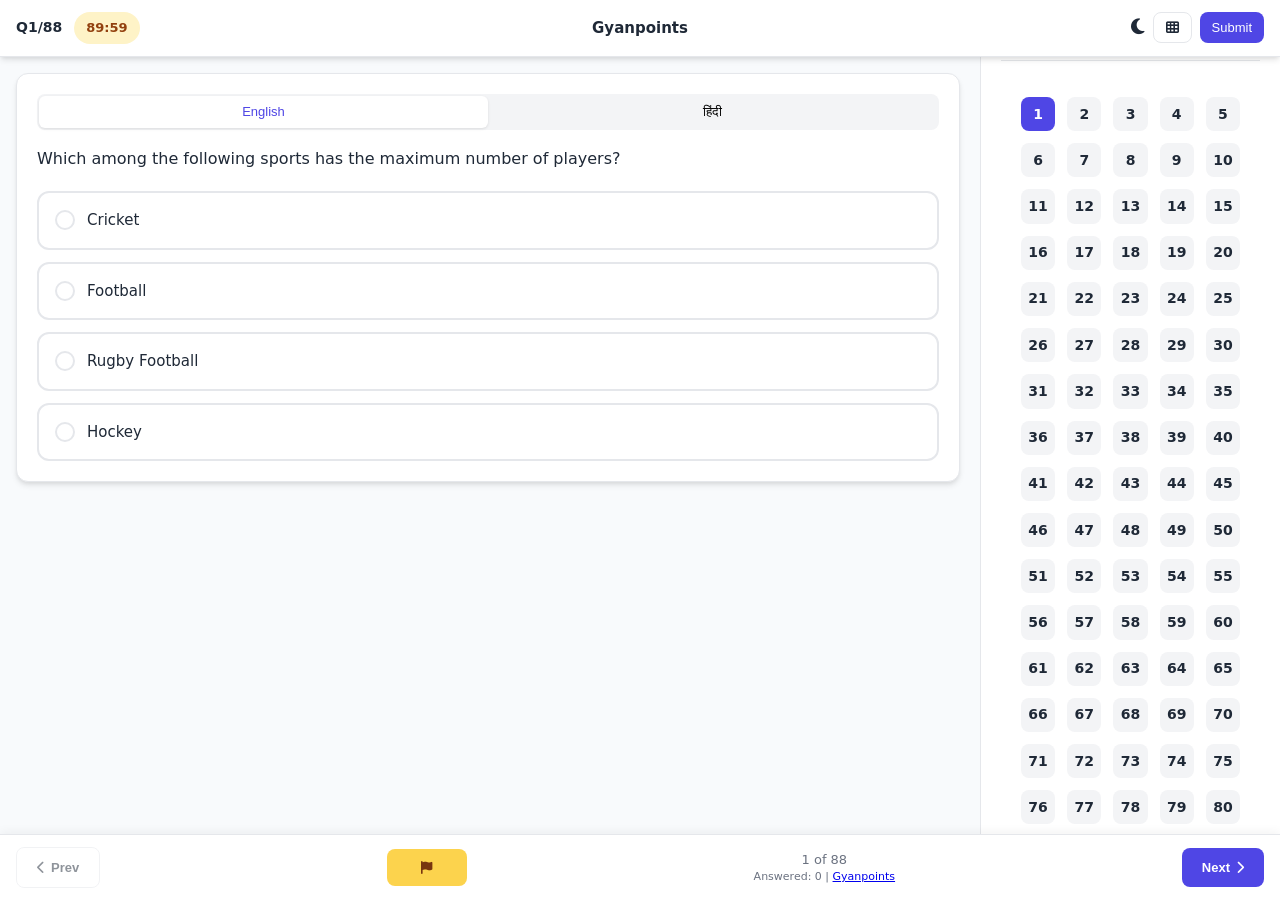
<file: Quiz for Gyanpoints/index.html>
<!DOCTYPE html>
<html lang="en">
<head>
    <meta charset="UTF-8">
    <meta name="viewport" content="width=device-width, initial-scale=1.0">
    <title>Gyanpoints Mock Test</title>
    <link href="https://cdnjs.cloudflare.com/ajax/libs/font-awesome/6.4.0/css/all.min.css" rel="stylesheet">
    <link rel="stylesheet" href="style.css">
    <script src="main.js"></script>

<body>
    <div class="hdr">
        <div class="hdr-l">
            <div class="q-info" id="qInfo">Q1/100</div>
            <div class="timer" id="timer">90:00</div>
        </div>
        <div class="hdr-c">Gyanpoints</div>
        <div class="hdr-r">
            <button class="theme-toggle" id="themeToggle"><i class="fas fa-moon"></i></button>
            <button class="btn btn-o btn-sm" id="menuBtn"><i class="fas fa-th"></i></button>
            <button class="btn btn-p btn-sm" id="subBtn">Submit</button>
        </div>
    </div>

    <div class="cont">
        <div class="q-card">
            <div class="lang">
                <button class="lang-btn active" id="engBtn">English</button>
                <button class="lang-btn" id="hinBtn">हिंदी</button>
            </div>

            <div id="compSec" class="comp" style="display:none">
                <h4><i class="fas fa-book"></i> Comprehension</h4>
                <div id="compCont"></div>
            </div>

            <div class="q-txt" id="qTxt"></div>
            <div class="opts" id="opts"></div>

            <div class="sol" id="sol">
                <div class="sol-info" id="solInfo"></div>
                <h4><i class="fas fa-lightbulb"></i> Solution</h4>
                <div id="solCont"></div>
            </div>
        </div>
    </div>

    <div class="nav">
        <button class="btn btn-o nav-btn" id="prevBtn"><i class="fas fa-chevron-left"></i> Prev</button>
        <button class="btn btn-w nav-btn" id="reviewBtn"><i class="fas fa-flag"></i> Review</button>
        <div class="prog">
            <div id="progTxt">1 of 100</div>
            <div style="font-size:11px">Answered: <span id="ansCnt">0</span> | <a href="https://t.me/rbsepaper">Gyanpoints</a></div>
        </div>
        <button class="btn btn-p nav-btn" id="nextBtn">Next <i class="fas fa-chevron-right"></i></button>
    </div>

    <div class="desktop-sidebar" id="desktopSidebar">
        <h3>Questions Navigator</h3>
        <div class="q-grid" id="desktopQGrid"></div>
        <div style="margin-top:20px;font-size:12px;color:var(--txtL)">
            <div style="display:flex;align-items:center;gap:8px;margin-bottom:8px">
                <div class="q-num ans" style="width:24px;height:24px">✓</div><span>Answered</span>
            </div>
            <div style="display:flex;align-items:center;gap:8px;margin-bottom:8px">
                <div class="q-num review" style="width:24px;height:24px">!</div><span>Marked for Review</span>
            </div>
            <div style="display:flex;align-items:center;gap:8px;margin-bottom:8px">
                <div class="q-num wrong" style="width:24px;height:24px">✗</div><span>Incorrect</span>
            </div>
            <div style="display:flex;align-items:center;gap:8px">
                <div class="q-num unattempted" style="width:24px;height:24px">?</div><span>Unattempted</span>
            </div>
        </div>
    </div>

    <div class="panel" id="panel">
        <div class="panel-hdr">
            <h3>All Questions</h3>
            <button class="panel-close" id="panelClose"><i class="fas fa-times"></i></button>
        </div>
        <div class="q-grid" id="qGrid"></div>
        <div style="padding:20px;font-size:12px;color:var(--txtL)">
            <div style="display:flex;align-items:center;gap:8px;margin-bottom:8px">
                <div class="q-num ans" style="width:24px;height:24px">✓</div><span>Answered</span>
            </div>
            <div style="display:flex;align-items:center;gap:8px;margin-bottom:8px">
                <div class="q-num review" style="width:24px;height:24px">!</div><span>Marked for Review</span>
            </div>
            <div style="display:flex;align-items:center;gap:8px;margin-bottom:8px">
                <div class="q-num wrong" style="width:24px;height:24px">✗</div><span>Incorrect</span>
            </div>
            <div style="display:flex;align-items:center;gap:8px">
                <div class="q-num unattempted" style="width:24px;height:24px">?</div><span>Unattempted</span>
            </div>
        </div>
    </div>

    <button class="print-btn" id="printBtn" style="display:none">
        <i class="fas fa-print"></i>
    </button>

    <div class="modal" id="modalOver">
        <div class="result">
            <h2>Test Complete!</h2>
            <div class="score" id="scoreDisp">0/100</div>
            <div class="stats">
                <div class="stat c"><div class="stat-val" id="corrStat">0</div><div class="stat-lbl">Correct</div></div>
                <div class="stat w"><div class="stat-val" id="incStat">0</div><div class="stat-lbl">Incorrect</div></div>
                <div class="stat"><div class="stat-val" id="unaStat">0</div><div class="stat-lbl">Unattempted</div></div>
                <div class="stat"><div class="stat-val" id="timeStat">0</div><div class="stat-lbl">Minutes</div></div>
            </div>
            <div class="modal-acts">
                <button class="btn btn-o modal-btn" id="closeModal">Close</button>
                <button class="btn btn-p modal-btn" id="revBtn">Review</button>
            </div>
        </div>
    </div>
</body>
</html>
</file>
<file: Quiz for Gyanpoints/style.css>
*{margin:0;padding:0;box-sizing:border-box}
        :root{
            --p:#4F46E5;
            --s:#10B981;
            --d:#EF4444;
            --w:#F59E0B;
            --y:#FCD34D;
            --bg:#F8FAFC;
            --card:#FFF;
            --txt:#1F2937;
            --txtL:#6B7280;
            --brd:#E5E7EB;
            --shadow:0 4px 6px -1px rgba(0,0,0,0.1),0 2px 4px -1px rgba(0,0,0,0.06);
            --radius:12px;
            --transition:all 0.2s cubic-bezier(0.4, 0, 0.2, 1);
            
            /* Dark mode variables */
            --dark-bg:#1a1a2e;
            --dark-card:#16213e;
            --dark-txt:#e6e6e6;
            --dark-txtL:#b8b8b8;
            --dark-brd:#2a2a3a;
        }
        body{
            font-family:-apple-system,BlinkMacSystemFont,'Segoe UI',system-ui,sans-serif;
            background:var(--bg);
            color:var(--txt);
            line-height:1.5;
            padding-bottom:80px;
            transition:var(--transition);
        }
        
        body.dark-mode {
            background:var(--dark-bg);
            color:var(--dark-txt);
        }
        
        /* Improved math expression and table styling */
        .math-exp {
            display: inline-block;
            vertical-align: middle;
            position: relative;
            margin: 0 2px;
        }
        
        .math-num {
            text-align: center;
            display: block;
            padding: 0;
        }
        
        .math-line {
            display: block;
            border-top: 1px solid;
            padding: 0;
            text-align: center;
        }
        
        /* Table overflow container */
        .table-container {
            width: 100%;
            overflow-x: auto;
            margin: 12px 0;
            -webkit-overflow-scrolling: touch;
        }
        
        table {
            width: 100%;
            border-collapse: collapse;
            margin: 8px 0;
        }
        
        table, th, td {
            border: 1px solid var(--brd);
        }
        
        th, td {
            padding: 8px 12px;
            text-align: left;
        }
        
        .dark-mode table, 
        .dark-mode th, 
        .dark-mode td {
            border-color: var(--dark-brd);
        }
        
        /* Image containment styles */
        img {
            max-width: 100%;
            height: auto;
            display: block;
            margin: 8px 0;
            border-radius: 4px;
        }
        
        /* Ensure images don't overflow in any container */
        .q-txt img, .opt-txt img, .sol img, .comp img {
            max-width: 100%;
            width: auto;
            height: auto;
            object-fit: contain;
        }
        
        /* Specific image containers */
        .img-container {
            width: 100%;
            overflow: hidden;
            border-radius: 4px;
            margin: 8px 0;
        }
        
        .hdr{
            background:var(--card);
            border-bottom:1px solid var(--brd);
            padding:12px 16px;
            display:grid;
            grid-template-columns:1fr auto 1fr;
            align-items:center;
            position:sticky;
            top:0;
            z-index:100;
            box-shadow:var(--shadow);
            transition:var(--transition);
        }
        
        .dark-mode .hdr {
            background:var(--dark-card);
            border-bottom-color:var(--dark-brd);
            color:var(--dark-txt);
        }
        
        .hdr-l{
            display:flex;
            align-items:center;
            gap:12px;
            justify-self:start
        }
        .hdr-c{
            text-align:center;
            font-weight:600;
            font-size:15px
        }
        .hdr-r{
            display:flex;
            justify-self:end;
            align-items:center;
            gap:8px
        }
        .q-info{
            font-size:14px;
            font-weight:600
        }
        .timer{
            background:#FEF3C7;
            color:#92400E;
            padding:6px 12px;
            border-radius:16px;
            font-size:13px;
            font-weight:600
        }
        .btn{
            border:none;
            border-radius:8px;
            font-weight:500;
            cursor:pointer;
            transition:var(--transition);
            font-size:13px;
            display:inline-flex;
            align-items:center;
            justify-content:center;
            gap:6px;
        }
        .btn-sm{
            padding:8px 12px
        }
        .btn-p{
            background:var(--p);
            color:white
        }
        .btn-o{
            background:transparent;
            border:1px solid var(--brd);
            color:var(--txt)
        }
        .dark-mode .btn-o {
            border-color:var(--dark-brd);
            color:var(--dark-txt);
        }
        .btn-w{
            background:var(--y);
            color:#78350F;
            font-weight:600;
        }
        .btn-w.active{
            background:var(--w);
            color:white;
        }
        .btn:active{
            transform:scale(.98)
        }
        .cont{
            padding:16px;
            max-width:100%;
            overflow-x:hidden;
        }
        .dark-mode .cont {
            background:var(--dark-bg);
        }
        .q-card{
            background:var(--card);
            border-radius:var(--radius);
            padding:20px;
            margin-bottom:16px;
            border:1px solid var(--brd);
            overflow:hidden;
            box-shadow:var(--shadow);
            transition:var(--transition);
        }
        .dark-mode .q-card {
            background:var(--dark-card);
            border-color:var(--dark-brd);
            color:var(--dark-txt);
        }
        .lang{
            display:flex;
            background:#F3F4F6;
            border-radius:8px;
            padding:2px;
            margin-bottom:16px
        }
        .dark-mode .lang {
            background:#2a2a3a;
        }
        .lang-btn{
            flex:1;
            padding:8px;
            border:none;
            background:transparent;
            border-radius:6px;
            font-size:13px;
            cursor:pointer;
            transition:var(--transition)
        }
        .lang-btn.active{
            background:white;
            color:var(--p);
            box-shadow:0 1px 3px rgba(0,0,0,.1)
        }
        .dark-mode .lang-btn.active {
            background:var(--dark-card);
            color:var(--p);
        }
        .comp{
            background:#F0F9FF;
            border:1px solid #BAE6FD;
            border-radius:8px;
            padding:16px;
            margin-bottom:20px;
            overflow:hidden
        }
        .dark-mode .comp {
            background:#1e3a8a;
            border-color:#1e40af;
        }
        .comp h4{
            color:#0369A1;
            font-size:14px;
            margin-bottom:8px
        }
        .dark-mode .comp h4 {
            color:#93c5fd;
        }
        .q-txt{
            font-size:16px;
            line-height:1.6;
            margin-bottom:20px;
            color:var(--txt);
            overflow:hidden;
            word-wrap:break-word
        }
        .dark-mode .q-txt {
            color:var(--dark-txt);
        }
        .opts{
            display:flex;
            flex-direction:column;
            gap:12px
        }
        .opt{
            display:flex;
            align-items:center;
            padding:16px;
            background:var(--card);
            border:2px solid var(--brd);
            border-radius:12px;
            cursor:pointer;
            transition:var(--transition);
            gap:12px;
            overflow:hidden
        }
        .dark-mode .opt {
            background:var(--dark-card);
            border-color:var(--dark-brd);
        }
        .opt:hover:not(.submitted){
            border-color:var(--p);
            transform:translateY(-2px);
            box-shadow:var(--shadow);
        }
        .opt.sel{
            border-color:var(--p);
            background:#F0F9FF
        }
        .dark-mode .opt.sel {
            background:#1e3a8a;
        }
        .opt.correct{
            border-color:var(--s);
            background:#F0FDF4 !important
        }
        .dark-mode .opt.correct {
            background:#064e3b !important;
            border-color:#047857;
        }
        .opt.wrong{
            border-color:var(--d);
            background:#FEF2F2 !important
        }
        .dark-mode .opt.wrong {
            background:#7f1d1d !important;
            border-color:#b91c1c;
        }
        .opt.submitted{
            cursor:default
        }
        .opt-radio{
            width:20px;
            height:20px;
            border:2px solid var(--brd);
            border-radius:50%;
            display:flex;
            align-items:center;
            justify-content:center;
            flex-shrink:0
        }
        .dark-mode .opt-radio {
            border-color:var(--dark-brd);
        }
        .opt.sel .opt-radio{
            border-color:var(--p);
            background:var(--p)
        }
        .opt.sel .opt-radio::after{
            content:'✓';
            color:white;
            font-size:12px;
            font-weight:bold
        }
        .opt.correct .opt-radio{
            border-color:var(--s) !important;
            background:var(--s) !important
        }
        .opt.correct .opt-radio::after{
            content:'✓';
            color:white;
            font-size:12px;
            font-weight:bold
        }
        .opt.wrong .opt-radio{
            border-color:var(--d) !important;
            background:var(--d) !important
        }
        .opt.wrong .opt-radio::after{
            content:'✗';
            color:white;
            font-size:12px;
            font-weight:bold
        }
        .opt-txt{
            flex:1;
            font-size:15px;
            overflow:hidden;
            word-wrap:break-word
        }
        .dark-mode .opt-txt {
            color:var(--dark-txt);
        }
        .sol{
            background:#F0FDF4;
            border:1px solid #BBF7D0;
            border-radius:8px;
            padding:16px;
            margin-top:20px;
            display:none;
            overflow:hidden
        }
        .dark-mode .sol {
            background:#064e3b;
            border-color:#047857;
        }
        .sol.show{
            display:block
        }
        .sol h4{
            color:var(--s);
            font-size:14px;
            margin-bottom:8px;
            display:flex;
            align-items:center;
            gap:6px
        }
        .dark-mode .sol h4 {
            color:#34d399;
        }
        .sol-info{
            display:flex;
            gap:12px;
            margin-bottom:12px;
            font-size:13px;
            color:var(--txtL);
        }
        .dark-mode .sol-info {
            color:var(--dark-txtL);
        }
        .sol-info span{
            display:flex;
            align-items:center;
            gap:4px;
        }
        .nav{
            position:fixed;
            bottom:0;
            left:0;
            right:0;
            background:var(--card);
            border-top:1px solid var(--brd);
            padding:12px 16px;
            display:flex;
            justify-content:space-between;
            align-items:center;
            z-index:100;
            box-shadow:0 -2px 10px rgba(0,0,0,0.05);
            transition:var(--transition);
        }
        .dark-mode .nav {
            background:var(--dark-card);
            border-top-color:var(--dark-brd);
        }
        .nav-btn{
            padding:12px 20px;
            border-radius:8px;
            font-weight:600;
            min-width:80px
        }
        .nav-btn:disabled{
            opacity:.5;
            cursor:not-allowed
        }
        .prog{
            text-align:center;
            font-size:13px;
            color:var(--txtL)
        }
        .dark-mode .prog {
            color:var(--dark-txtL);
        }
        .panel{
            position:fixed;
            top:0;
            left:0;
            right:0;
            bottom:0;
            background:var(--card);
            z-index:200;
            transform:translateY(100%);
            transition:transform .3s ease;
            overflow-y:auto;
            display:none;
        }
        .dark-mode .panel {
            background:var(--dark-card);
        }
        .panel.open{
            transform:translateY(0);
            display:block;
        }
        .panel-hdr{
            background:var(--p);
            color:white;
            padding:16px;
            display:flex;
            justify-content:space-between;
            align-items:center;
            position:sticky;
            top:0;
            z-index:1;
        }
        .panel-close{
            background:none;
            border:none;
            color:white;
            font-size:18px;
            cursor:pointer
        }
        .q-grid{
            display:grid;
            grid-template-columns:repeat(5,1fr);
            gap:12px;
            padding:20px
        }
        .q-num{
            aspect-ratio:1;
            display:flex;
            align-items:center;
            justify-content:center;
            background:#F3F4F6;
            border-radius:8px;
            font-weight:600;
            cursor:pointer;
            transition:var(--transition);
            font-size:14px
        }
        .dark-mode .q-num {
            background:#2a2a3a;
            color:var(--dark-txt);
        }
        .q-num.cur{
            background:var(--p);
            color:white
        }
        .q-num.ans{
            background:var(--s);
            color:white
        }
        .q-num.wrong{
            background:var(--d);
            color:white
        }
        .q-num.review{
            background:var(--y);
            color:#78350F;
            font-weight:bold;
        }
        .q-num.unattempted {
            background:#E5E7EB;
            color:#6B7280;
        }
        .dark-mode .q-num.unattempted {
            background:#4B5563;
            color:#D1D5DB;
        }
        .q-num:hover{
            transform:scale(1.05)
        }
        .modal{
            position:fixed;
            top:0;
            left:0;
            right:0;
            bottom:0;
            background:rgba(0,0,0,.5);
            z-index:300;
            display:none;
            align-items:center;
            justify-content:center;
            padding:20px
        }
        .modal.show{
            display:flex
        }
        .result{
            background:var(--card);
            border-radius:16px;
            padding:24px;
            width:100%;
            max-width:400px;
            text-align:center
        }
        .dark-mode .result {
            background:var(--dark-card);
        }
        .score{
            font-size:2rem;
            font-weight:bold;
            color:var(--p);
            margin:16px 0
        }
        .stats{
            display:grid;
            grid-template-columns:repeat(2,1fr);
            gap:12px;
            margin:20px 0
        }
        .stat{
            text-align:center;
            padding:12px;
            border-radius:8px;
            border:1px solid var(--brd)
        }
        .dark-mode .stat {
            border-color:var(--dark-brd);
        }
        .stat-val{
            font-size:1.5rem;
            font-weight:bold;
            margin-bottom:4px
        }
        .stat-lbl{
            font-size:12px;
            color:var(--txtL)
        }
        .dark-mode .stat-lbl {
            color:var(--dark-txtL);
        }
        .stat.c{
            border-color:var(--s);
            background:#F0FDF4
        }
        .dark-mode .stat.c {
            background:#064e3b;
            border-color:#047857;
        }
        .stat.w{
            border-color:var(--d);
            background:#FEF2F2
        }
        .dark-mode .stat.w {
            background:#7f1d1d;
            border-color:#b91c1c;
        }
        .stat.c .stat-val{
            color:var(--s)
        }
        .dark-mode .stat.c .stat-val {
            color:#34d399;
        }
        .stat.w .stat-val{
            color:var(--d)
        }
        .dark-mode .stat.w .stat-val {
            color:#f87171;
        }
        .modal-acts{
            display:flex;
            gap:12px;
            margin-top:20px
        }
        .modal-btn{
            flex:1;
            padding:12px;
            border-radius:8px;
            font-weight:600
        }
        .print-btn{
            position:fixed;
            bottom:100px;
            right:20px;
            width:50px;
            height:50px;
            border-radius:50%;
            background:var(--p);
            color:white;
            display:flex;
            align-items:center;
            justify-content:center;
            box-shadow:0 4px 10px rgba(0,0,0,0.2);
            z-index:50;
            cursor:pointer;
            transition:var(--transition);
            border:none;
        }
        .print-btn:hover{
            transform:scale(1.1);
        }
        .dark-mode .print-btn {
            background:var(--p);
        }
        .desktop-sidebar{
            display:none;
            position:fixed;
            right:0;
            top:0;
            bottom:0;
            width:300px;
            background:var(--card);
            border-left:1px solid var(--brd);
            padding:20px;
            overflow-y:auto;
            z-index:90;
            transition:var(--transition);
        }
        .dark-mode .desktop-sidebar {
            background:var(--dark-card);
            border-left-color:var(--dark-brd);
        }
        .desktop-sidebar h3{
            margin-bottom:16px;
            padding-bottom:12px;
            border-bottom:1px solid var(--brd);
            color:var(--txt);
        }
        .dark-mode .desktop-sidebar h3 {
            border-bottom-color:var(--dark-brd);
            color:var(--dark-txt);
        }
        .theme-toggle{
            background:none;
            border:none;
            color:var(--txt);
            font-size:18px;
            cursor:pointer;
            margin-left:8px;
        }
        .dark-mode .theme-toggle {
            color:var(--dark-txt);
        }
        @media (min-width: 1024px) {
            .cont{
                padding-right:320px;
            }
            .desktop-sidebar{
                display:block;
            }
            .panel{
                display:none !important;
            }
        }
        @media (max-width:375px){
            .hdr{padding:10px 12px}
            .cont{padding:12px}
            .q-card{padding:16px}
            .q-grid{grid-template-columns:repeat(4,1fr)}
        }
</file>
